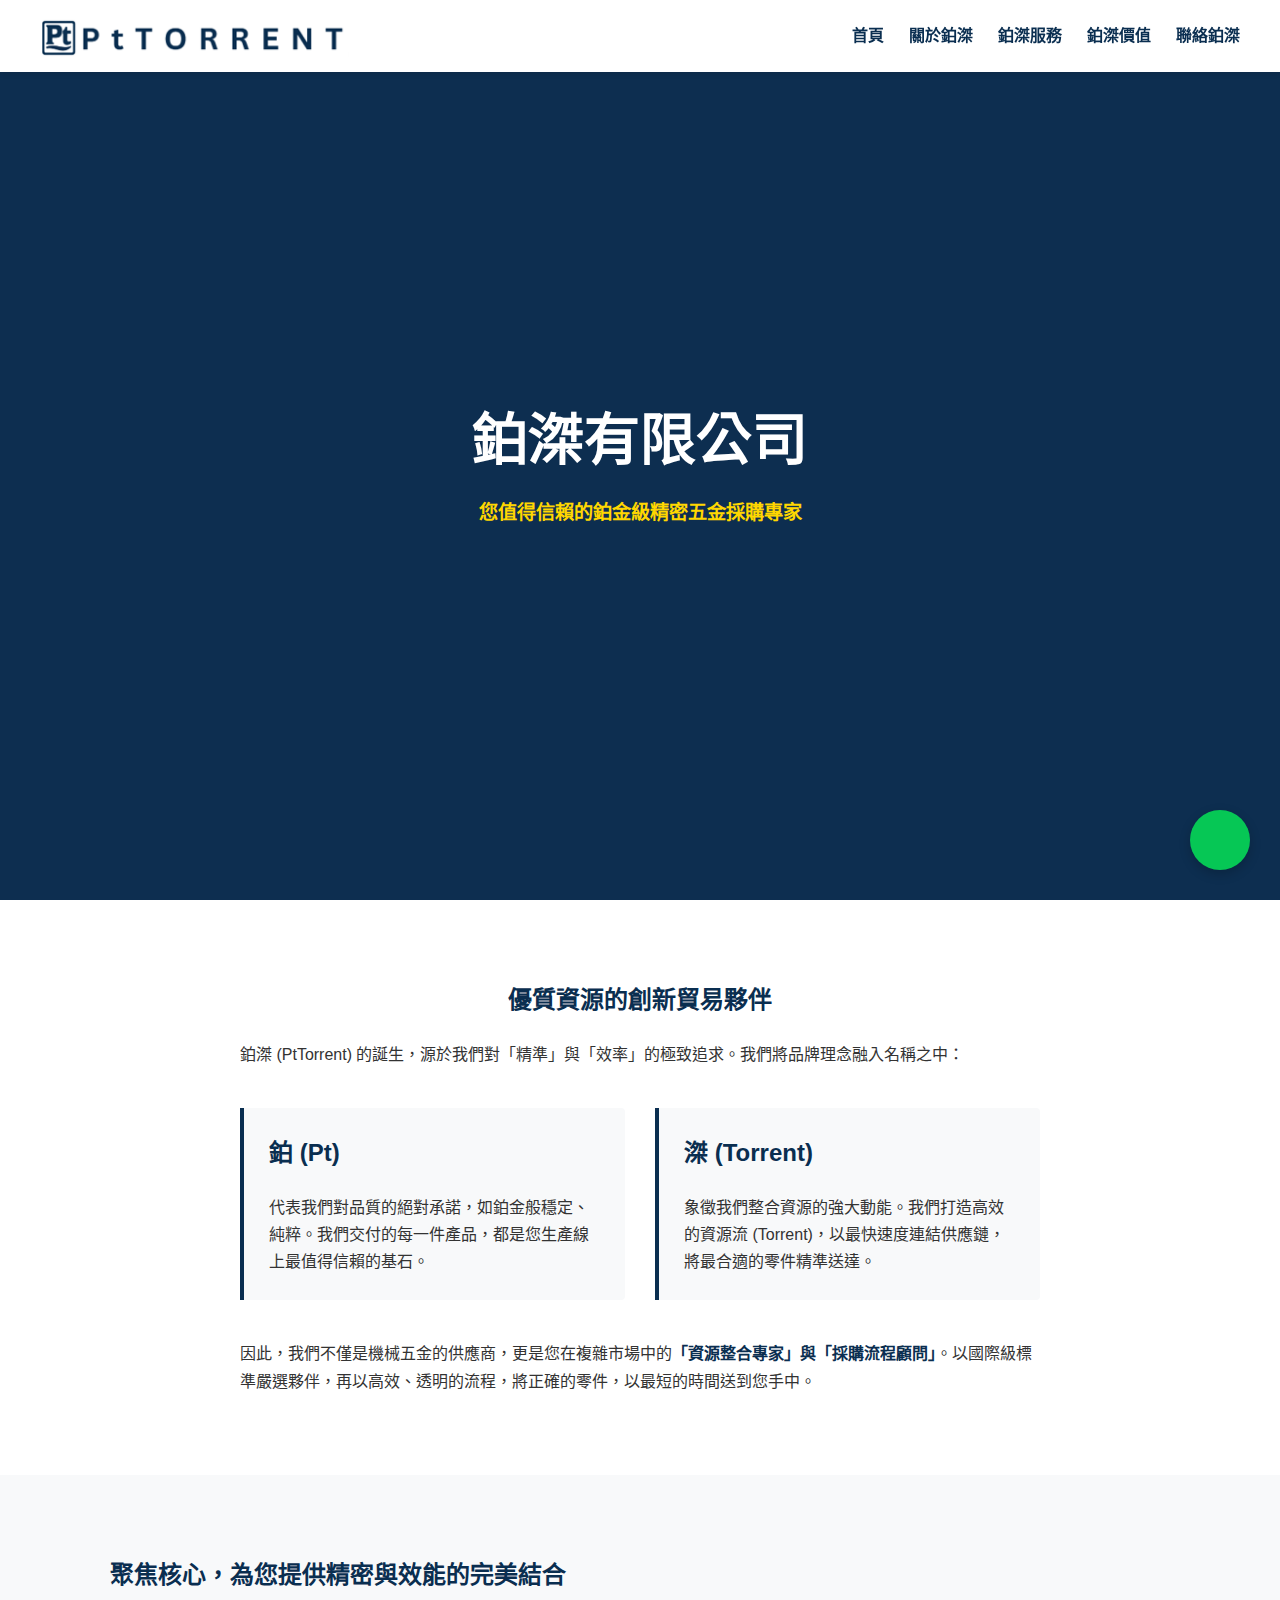
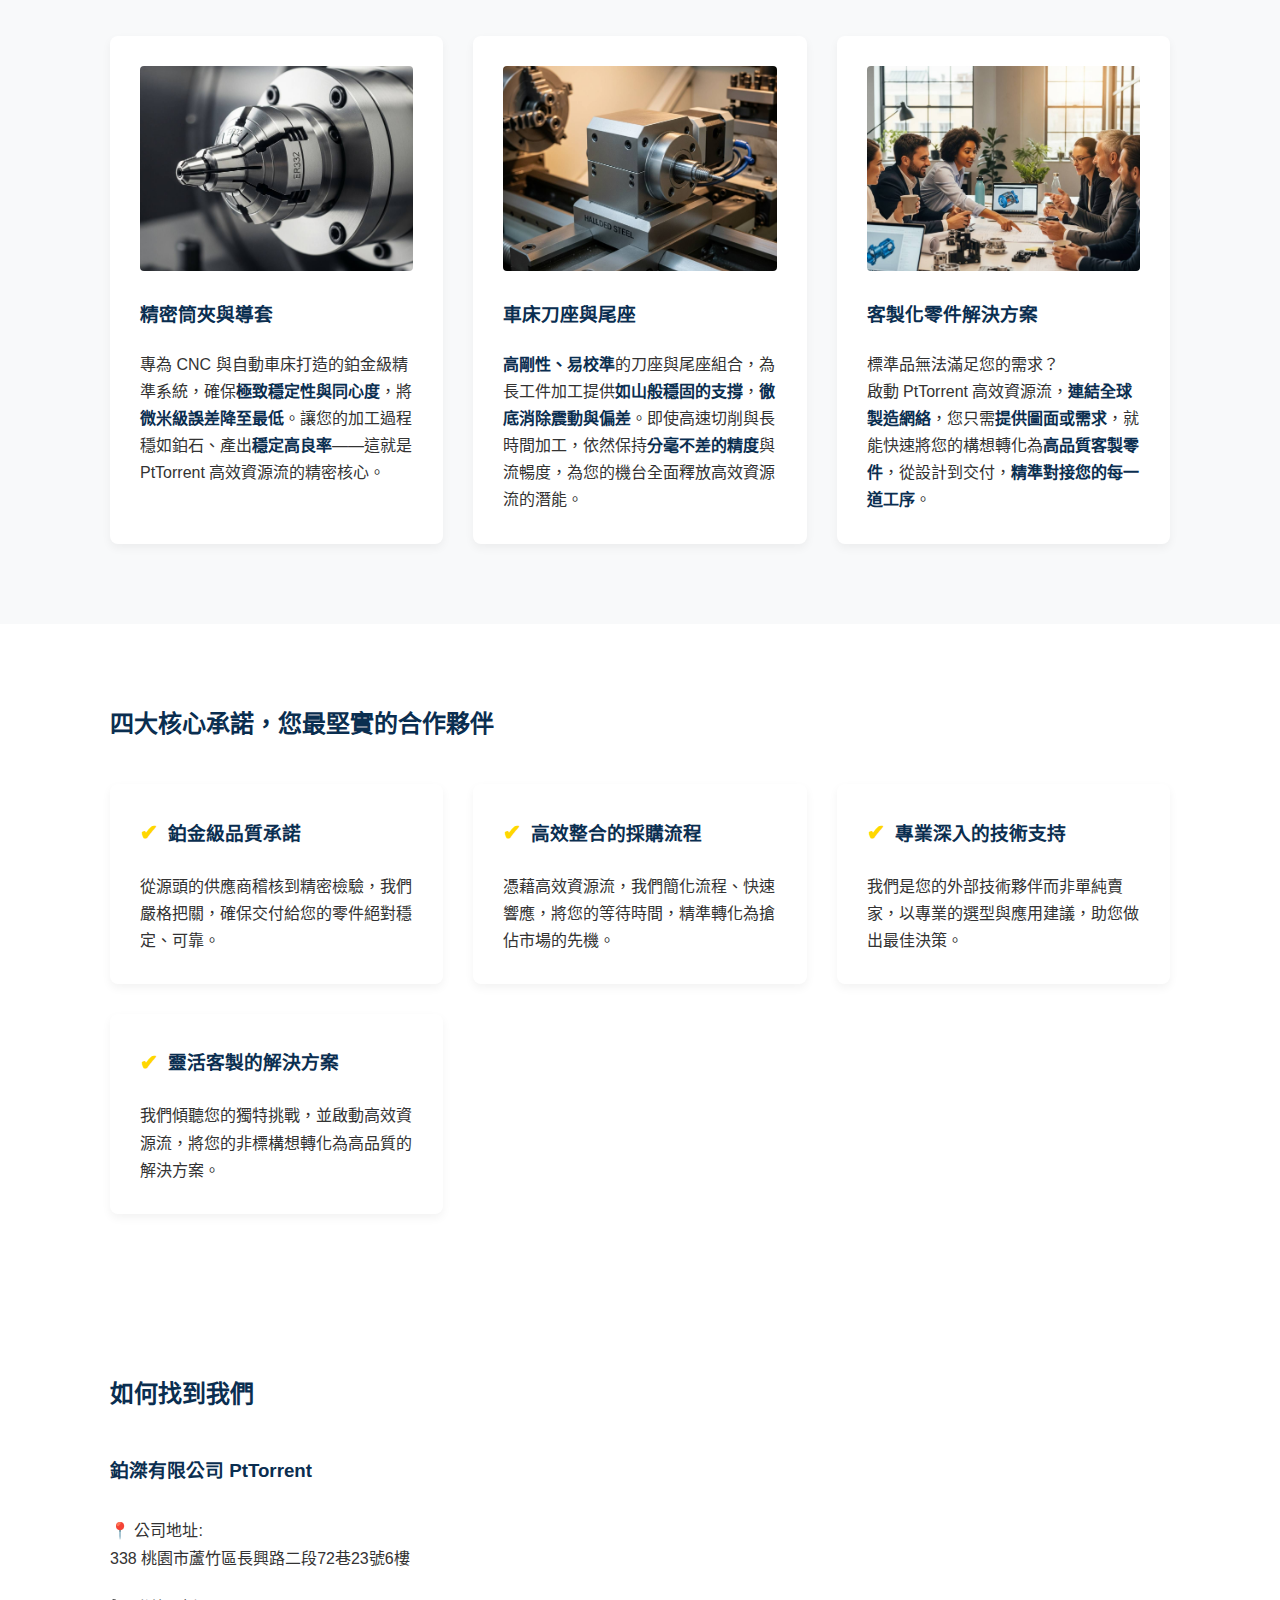
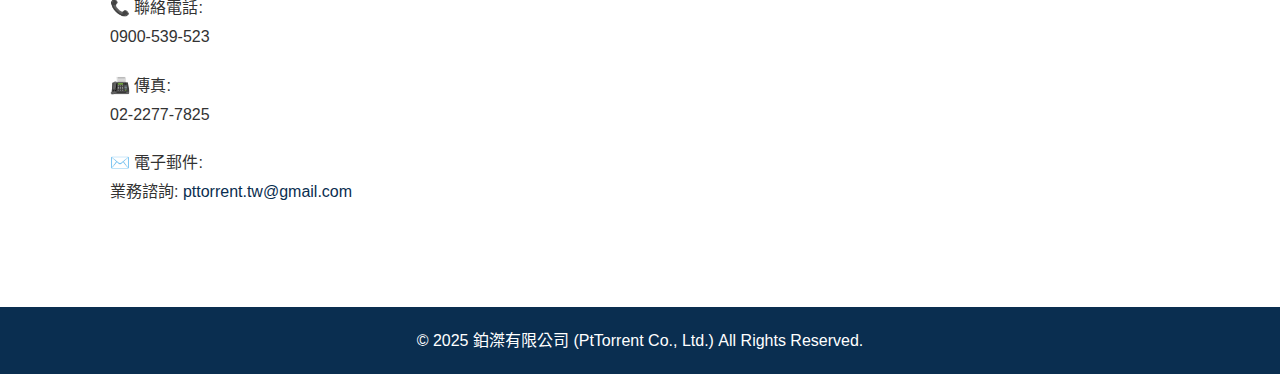
<file: index.html>
<!DOCTYPE html>
<html lang="zh-TW">
  <head>
    <link
      rel="stylesheet"
      href="https://cdnjs.cloudflare.com/ajax/libs/font-awesome/6.5.2/css/all.min.css"
      integrity="sha512-SnH5WK+bZxgPHs44uWIX+LLJAJ9/2PkPKZ5QiAj6Ta86w+fsb2TkcmfRyVX3pBnMFcV7oQPJkl9QevSCWr3W6A=="
      crossorigin="anonymous"
      referrerpolicy="no-referrer"
    />
    <meta charset="UTF-8" />
    <meta name="viewport" content="width=device-width, initial-scale=1.0" />
    <meta
      name="google-site-verification"
      content="mDLW0uhNyBjapfSPc9M3hPzxjx2xIY-xgT-gSChEC88"
    />
    <title>鉑滐有限公司 PtTorrent｜鉑金級精密五金採購專家</title>
    <meta
      name="description"
      content="鉑滐有限公司 (PtTorrent) 是您值得信賴的鉑金級精密五金採購專家，專注於提供精密筒夾、導套、車床配件與客製化零件解決方案。"
    />
    <script type="application/ld+json">
      {
        "@context": "https://schema.org",
        "@type": "Organization",
        "name": "鉑滐有限公司",
        "alternateName": "PtTorrent Co., Ltd.",
        "url": "https://pttorrent.netlify.app/",
        "logo": "https://pttorrent.netlify.app/images/logo.png"
      }
    </script>
    <link rel="stylesheet" href="css/style.css" />
  </head>
  <body>
    <header>
      <nav>
        <a href="#hero" class="logo">
          <img src="logo/banner.png" alt="PtTorrent 公司 Logo" />
        </a>
        <input type="checkbox" id="menu-toggle" />
        <label for="menu-toggle" class="hamburger-menu">
          <span></span><span></span><span></span>
        </label>
        <ul class="nav-menu">
          <li><a href="#hero">首頁</a></li>
          <li><a href="#about">關於鉑滐</a></li>
          <li><a href="#products">鉑滐服務</a></li>
          <li><a href="#why-us">鉑滐價值</a></li>
          <li><a href="#contact">聯絡鉑滐</a></li>
        </ul>
      </nav>
    </header>

    <main>
      <section id="hero">
        <div class="hero-content">
          <h1>鉑滐有限公司</h1>
          <p>您值得信賴的鉑金級精密五金採購專家</p>
        </div>
      </section>

      <section id="about">
        <div class="container">
          <h2>優質資源的創新貿易夥伴</h2>
          <p>
            鉑滐 (PtTorrent)
            的誕生，源於我們對「精準」與「效率」的極致追求。我們將品牌理念融入名稱之中：
          </p>

          <div class="name-explanation">
            <div class="name-part">
              <h3>鉑 (Pt)</h3>
              <p>
                代表我們對品質的絕對承諾，如鉑金般穩定、純粹。我們交付的每一件產品，都是您生產線上最值得信賴的基石。
              </p>
            </div>
            <div class="name-part">
              <h3>滐 (Torrent)</h3>
              <p>
                象徵我們整合資源的強大動能。我們打造高效的資源流
                (Torrent)，以最快速度連結供應鏈，將最合適的零件精準送達。
              </p>
            </div>
          </div>

          <p>
            因此，我們不僅是機械五金的供應商，更是您在複雜市場中的<strong>「資源整合專家」與「採購流程顧問」</strong>。以國際級標準嚴選夥伴，再以高效、透明的流程，將正確的零件，以最短的時間送到您手中。
          </p>
        </div>
      </section>

      <section id="products">
        <div class="container">
          <h2>聚焦核心，為您提供精密與效能的完美結合</h2>
          <div class="product-grid">
            <div class="product-card">
              <img src="logo/COLLET.jpg" alt="精密筒夾與導套" />
              <h3>精密筒夾與導套</h3>
              <p>
                專為 CNC
                與自動車床打造的鉑金級精準系統，確保<strong>極致穩定性與同心度</strong>，將<strong>微米級誤差降至最低</strong>。讓您的加工過程穩如鉑石、產出<strong>穩定高良率</strong>——這就是
                PtTorrent 高效資源流的精密核心。
              </p>
            </div>
            <div class="product-card">
              <img src="logo/tailstock.jpg" alt="車床尾座與配件" />
              <h3>車床刀座與尾座</h3>
              <p>
                <strong>高剛性、易校準</strong
                >的刀座與尾座組合，為長工件加工提供<strong>如山般穩固的支撐</strong>，<strong>徹底消除震動與偏差</strong>。即使高速切削與長時間加工，依然保持<strong>分毫不差的精度</strong>與流暢度，為您的機台全面釋放高效資源流的潛能。
              </p>
            </div>

            <div class="product-card">
              <img src="logo/customization.jpg" alt="客製化零件解決方案" />
              <h3>客製化零件解決方案</h3>
              <p>
                標準品無法滿足您的需求？<br />啟動 PtTorrent
                高效資源流，<strong>連結全球製造網絡</strong>，您只需<strong>提供圖面或需求</strong>，就能快速將您的構想轉化為<strong>高品質客製零件</strong>，從設計到交付，<strong>精準對接您的每一道工序</strong>。
              </p>
            </div>
          </div>
        </div>
      </section>

      <section id="why-us">
        <div class="container">
          <h2>四大核心承諾，您最堅實的合作夥伴</h2>
          <div class="why-us-grid">
            <div class="why-us-card">
              <h3>鉑金級品質承諾</h3>
              <p>
                從源頭的供應商稽核到精密檢驗，我們嚴格把關，確保交付給您的零件絕對穩定、可靠。
              </p>
            </div>
            <div class="why-us-card">
              <h3>高效整合的採購流程</h3>
              <p>
                憑藉高效資源流，我們簡化流程、快速響應，將您的等待時間，精準轉化為搶佔市場的先機。
              </p>
            </div>
            <div class="why-us-card">
              <h3>專業深入的技術支持</h3>
              <p>
                我們是您的外部技術夥伴而非單純賣家，以專業的選型與應用建議，助您做出最佳決策。
              </p>
            </div>
            <div class="why-us-card">
              <h3>靈活客製的解決方案</h3>
              <p>
                我們傾聽您的獨特挑戰，並啟動高效資源流，將您的非標構想轉化為高品質的解決方案。
              </p>
            </div>
          </div>
        </div>
      </section>

      <section id="contact">
        <div class="container">
          <h2>如何找到我們</h2>
          <div class="contact-wrapper">
            <div class="contact-info">
              <h3>鉑滐有限公司 PtTorrent</h3>
              <p>📍 公司地址:<br />338 桃園市蘆竹區長興路二段72巷23號6樓</p>
              <p>📞 聯絡電話:<br />0900-539-523</p>
              <p>📠 傳真:<br />02-2277-7825</p>
              <p>
                ✉️ 電子郵件:<br />
                業務諮詢:
                <a href="mailto:pttorrent.tw@gmail.com"
                  >pttorrent.tw@gmail.com</a
                ><br />
              </p>
            </div>
            <div class="contact-map">
              <iframe
                src="https://www.google.com/maps/embed?pb=!1m18!1m12!1m3!1d3613.9394906664606!2d121.28661271095459!3d25.070039936746642!2m3!1f0!2f0!3f0!3m2!1i1024!2i768!4f13.1!3m3!1m2!1s0x3442a17eb7cf2e1b%3A0x98e73fd94f8e50a0!2z5Lit6Ky56Zuy5qW1TUlU5bug6L6m5bCI5Y2A772c5qGD5ZyS5bug6L6m772c5qGD5ZyS5bug5oi_772c6JiG56u55bug6L6m772c6JiG56u55bug5oi_!5e0!3m2!1szh-TW!2stw!4v1754233883083!5m2!1szh-TW!2stw"
                style="border: 0"
                allowfullscreen=""
                loading="lazy"
                referrerpolicy="no-referrer-when-downgrade"
              ></iframe>
            </div>
          </div>
        </div>
      </section>
    </main>

    <a
      href="https://line.me/R/ti/p/@261lciuf"
      class="floating-line-btn"
      target="_blank"
      title="加入我們的LINE好友"
    >
      <i class="fa-brands fa-line"></i>
    </a>

    <footer>
      <p>&copy; 2025 鉑滐有限公司 (PtTorrent Co., Ltd.) All Rights Reserved.</p>
    </footer>

    <script src="js/script.js"></script>
  </body>
</html>
</file>
<file: css/style.css>
/* --- 全域與基礎設定 --- */
:root {
  --primary-color: #0a2e50;
  --secondary-color: #ffd700;
  --text-color: #333;
  --bg-color: #f8f9fa;
  --white-color: #ffffff;
  --header-height: 70px; /* 新增：定義導覽列高度 (15px padding + 40px logo + 15px padding) */
}
* {
  box-sizing: border-box;
  margin: 0;
  padding: 0;
}
html {
  scroll-behavior: smooth;
}
body {
  font-family: "Helvetica Neue", "Helvetica", "Arial", "微軟正黑體", sans-serif;
  line-height: 1.7;
  color: var(--text-color);
}
h1,
h2,
h3 {
  color: var(--primary-color);
  margin-bottom: 20px;
}
/* 新增：統一強調文字的樣式 */
strong,
b {
  font-weight: bold;
  color: var(--primary-color);
}
section {
  padding: 80px 20px;
}
.container {
  max-width: 1100px;
  margin: 0 auto;
  padding: 0 20px;
}

/* --- 導覽列 Header --- */
header {
  background-color: var(--white-color);
  padding: 15px 30px;
  position: fixed;
  top: 0;
  left: 0;
  width: 100%;
  box-shadow: 0 2px 5px rgba(0, 0, 0, 0.1);
  z-index: 100;
}
header nav {
  display: flex;
  justify-content: space-between;
  align-items: center;
  max-width: 1200px;
  margin: 0 auto;
}
.logo {
  font-size: 1.5em;
  font-weight: bold;
  color: var(--primary-color);
  text-decoration: none;
}
.logo img {
  height: 40px;
  width: auto;
  vertical-align: middle;
}

/* --- 導覽列選單 --- */
.nav-menu {
  list-style: none;
  display: flex;
}
.nav-menu li {
  margin-left: 25px;
}
.nav-menu li a {
  text-decoration: none;
  color: var(--primary-color);
  font-weight: bold;
  transition: color 0.3s;
}
.nav-menu li a:hover {
  color: var(--secondary-color);
}

/* --- 漢堡選單 (預設隱藏) --- */
#menu-toggle,
.hamburger-menu {
  display: none;
}

/* --- Hero 區塊 --- */
#hero {
  padding-top: var(--header-height); /* 新增：為 fixed header 預留空間 */
  background-image: linear-gradient(rgba(13, 46, 80, 1), rgba(13, 46, 80, 1)),
    url(https://images.unsplash.com/photo-1581092921462-6849a6e3a453?q=80&w=2070&auto=format&fit=crop);
  background-size: cover;
  background-position: center;
  background-attachment: fixed;
  color: var(--white-color);
  height: 100vh;
  display: flex;
  justify-content: center;
  align-items: center;
  text-align: center;
}
.hero-content {
  display: flex;
  flex-direction: column;
  align-items: center;
  gap: 10px; /* 新增：用 gap 控制標題和副標題之間的間距，更精準 */
  transform: translateY(
    1rem
  ); /* 微調：將內容稍微下移，讓大標題更接近視覺中心 */
}
#hero h1 {
  font-size: 3.5em;
  color: var(--white-color);
  margin-bottom: 0; /* 關鍵：移除全域 h1 的 margin，改由 flex gap 控制 */
}
#hero p {
  font-size: 1.2em;
  color: var(--secondary-color);
  font-weight: bold;
}
.gold-text {
  background: linear-gradient(45deg, #d4af37, #ffd700);
  -webkit-background-clip: text;
  -webkit-text-fill-color: transparent;
  color: transparent; /* 保險加這行 */
  text-shadow: 0 1px 2px rgba(0, 0, 0, 0.15);
}

/* --- About 區塊 --- */
#about {
  background-color: var(--white-color);
  text-align: center;
}
#about p {
  max-width: 800px;
  margin: 0 auto;
  text-align: left;
}

/* 新增：品牌名稱解釋區塊 */
.name-explanation {
  display: flex;
  gap: 30px;
  margin: 40px auto; /* 上下間距，並維持水平置中 */
  max-width: 800px; /* 與段落寬度對齊 */
  text-align: left;
}
.name-part {
  flex: 1;
  background-color: var(--bg-color);
  padding: 25px;
  border-left: 4px solid var(--primary-color);
  border-radius: 0 4px 4px 0;
}
.name-part h3 {
  font-size: 1.5em;
  margin-bottom: 10px;
}
.name-part p {
  max-width: 100%; /* 覆蓋 #about p 的 max-width */
}

#about p:last-child {
  margin-top: 20px;
}

/* --- Products & Why Us 的網格排版 --- */
#products {
  background-color: var(--bg-color);
}
.product-grid,
.why-us-grid {
  display: grid;
  grid-template-columns: repeat(auto-fit, minmax(250px, 1fr));
  gap: 30px;
  margin-top: 40px;
  text-align: left;
}
.product-card,
.why-us-card {
  background-color: var(--white-color);
  padding: 30px;
  border-radius: 8px;
  box-shadow: 0 4px 10px rgba(0, 0, 0, 0.05);
  transition: transform 0.3s, box-shadow 0.3s;
}
.product-card:hover {
  transform: translateY(-5px);
  box-shadow: 0 8px 15px rgba(0, 0, 0, 0.1);
}
.product-card img {
  width: 100%;
  height: auto;
  aspect-ratio: 4 / 3;
  object-fit: cover;
  border-radius: 4px;
  margin-bottom: 20px;
}
.why-us-card h3 {
  display: flex;
  align-items: center;
}
.why-us-card h3::before {
  content: "✔";
  color: var(--secondary-color);
  font-size: 1.2em;
  margin-right: 10px;
}

/* --- 聯絡我們 Contact Us --- */
#contact {
  background-color: var(--white-color);
}
.contact-wrapper {
  display: flex;
  gap: 40px;
  margin-top: 40px;
  text-align: left;
}
.contact-info {
  flex: 1;
}
.contact-info h3 {
  margin-bottom: 30px;
}
.contact-info p {
  margin-bottom: 20px;
  line-height: 1.8;
}
.contact-info a {
  color: var(--primary-color);
  text-decoration: none;
  transition: color 0.3s;
}
.contact-info a:hover {
  color: var(--secondary-color);
}
.contact-map {
  flex: 1.5;
}
.contact-map iframe {
  width: 100%;
  height: 100%;
  min-height: 350px;
  border-radius: 8px;
  border: 1px solid #ddd;
}

/* --- 頁尾 Footer --- */
footer {
  background-color: var(--primary-color);
  color: var(--white-color);
  text-align: center;
  padding: 20px;
}
/* --- 浮動 LINE 按鈕 --- */
.floating-line-btn {
  position: fixed; /* 關鍵！讓按鈕固定在螢幕上 */
  bottom: 30px; /* 距離螢幕底部 30px */
  right: 30px; /* 距離螢幕右側 30px */
  z-index: 999; /* 確保它顯示在最上層 */

  /* 以下是美學樣式 */
  background-color: #06c755; /* ✨ 使用 LINE 官方的綠色 */
  color: var(--white-color); /* 圖示顏色設為白色 */
  width: 60px;
  height: 60px;
  border-radius: 50%; /* 讓按鈕變成圓形 */
  box-shadow: 0 4px 12px rgba(0, 0, 0, 0.2); /* 加上更明顯的陰影 */

  /* 使用 Flexbox 讓圖示完美置中 */
  display: flex;
  justify-content: center;
  align-items: center;

  font-size: 32px; /* 調整 LINE 圖示的大小 */
  text-decoration: none; /* 移除連結底線 */
  transition: transform 0.3s ease; /* 加入平滑的過渡效果 */
}

.floating-line-btn:hover {
  transform: scale(1.1) rotate(10deg); /* 滑鼠懸停時輕微放大並旋轉，增加趣味性 */
}

/* --- RWD 響應式設計 (小於等於 768px 的裝置) --- */
@media (max-width: 768px) {
  /* --- 通用調整 --- */
  section {
    padding: 50px 20px; /* 在手機上，區塊的上下留白可以少一點 */
  }

  h2 {
    font-size: 1.8em; /* 區塊標題稍微縮小，避免在手機上過大 */
  }

  /* --- 導覽列調整 --- */
  .hamburger-menu {
    display: flex; /* 在手機版顯示漢堡圖示 */
    flex-direction: column;
    justify-content: space-around;
    width: 30px;
    height: 25px;
    cursor: pointer;
  }
  .hamburger-menu span {
    display: block;
    width: 100%;
    height: 3px;
    background-color: var(--primary-color);
    border-radius: 3px;
  }

  .nav-menu {
    display: none; /* 預設隱藏選單 */
    position: absolute;
    top: 70px; /* 導覽列高度 */
    left: 0;
    width: 100%;
    background-color: var(--white-color);
    flex-direction: column; /* 選單項目也改為垂直堆疊 */
    align-items: center; /* 讓所有選單項目置中對齊 */
    padding-left: 0; /* 移除 ul 內建的左邊距 */
    box-shadow: 0 2px 5px rgba(0, 0, 0, 0.1);
  }
  .nav-menu li {
    margin-left: 0; /* 移除水平間距 */
    padding: 15px 0;
  }

  /* 當 checkbox 被勾選時，顯示選單 */
  #menu-toggle:checked ~ .nav-menu {
    display: flex;
  }

  /* --- Hero 區塊調整 (修正版) --- */
  #hero {
    height: 50vh; /* 直接設定一個適合手機的高度，例如 75% 螢幕高，比 100vh 緊湊 */
    min-height: auto; /* 不再需要 min-height */
  }

  #hero h1 {
    font-size: 2.5em;
  }
  .gold-text {
    font-size: 1em;
    padding: 0 10px;
  }

  .name-explanation {
    flex-direction: column;
    gap: 20px;
  }
  /* --- 將所有「多欄式網格」變為「單欄」 --- */
  /* 這一步是 RWD 的核心，處理產品、優勢、聯絡我們區塊 */
  .product-grid,
  .why-us-grid {
    grid-template-columns: 1fr; /* 強制網格佈局變為單欄 */
  }

  .contact-wrapper {
    flex-direction: column; /* 將左右兩欄的聯絡區塊改為上下堆疊 */
    gap: 30px;
  }

  /* --- 聯絡資訊與地圖寬度調整 --- */
  .contact-info,
  .contact-map {
    flex: none; /* 取消彈性分配，讓他們自然寬度 */
    width: 100%;
  } /* 所有手機版樣式都寫在這裡 */
}
</file>
